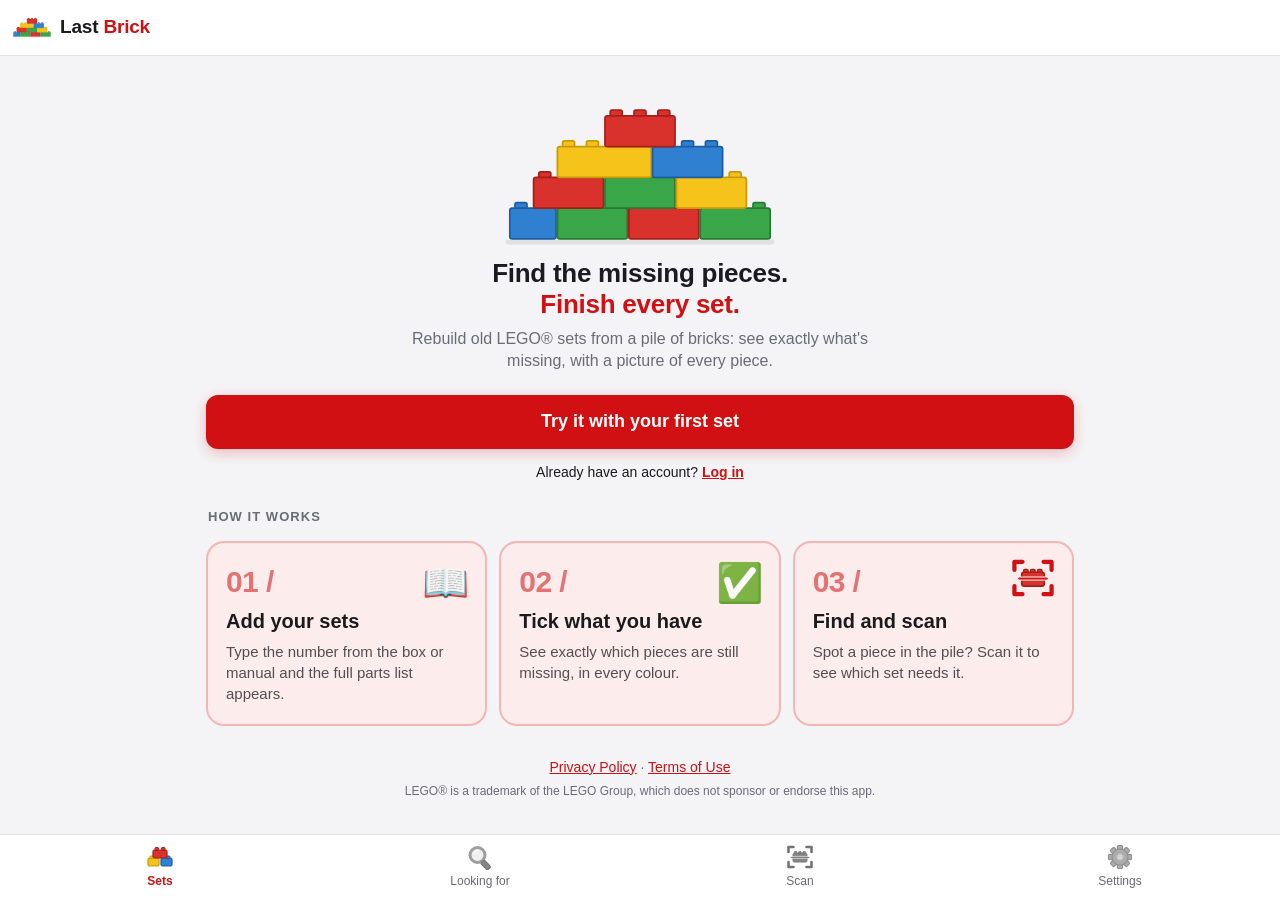
<file: index.html>
<!doctype html>
<html lang="en">
<head>
  <meta charset="utf-8">
  <meta name="viewport" content="width=device-width, initial-scale=1, viewport-fit=cover">
  <title>Last Brick</title>
  <meta name="description" content="Track missing pieces for your LEGO sets and find out which set a piece belongs to.">
  <meta name="theme-color" content="#d01012">
  <meta name="apple-mobile-web-app-capable" content="yes">
  <meta name="apple-mobile-web-app-status-bar-style" content="black-translucent">
  <meta name="apple-mobile-web-app-title" content="Last Brick">
  <link rel="manifest" href="manifest.webmanifest">
  <link rel="icon" href="icons/icon.svg" type="image/svg+xml">
  <link rel="apple-touch-icon" href="icons/icon-180.png">
  <link rel="stylesheet" href="styles.css">
</head>
<body>
  <header class="topbar">
    <button class="back hidden" id="backBtn" aria-label="Back">‹</button>
    <h1 id="title">Last Brick</h1>
    <span class="spacer"></span>
    <button class="topbtn hidden" id="delBtn" aria-label="Delete this set">🗑</button>
  </header>

  <main id="view"></main>

  <nav class="tabs" id="tabs">
    <button data-tab="sets"><span class="ico"><svg class="tab-bricks" viewBox="0 0 28 24" aria-hidden="true">
      <rect x="2" y="13" width="11" height="8" rx="1.5" fill="#f6c31b" stroke="#c99a06" stroke-width="1.2"/><rect x="15" y="13" width="11" height="8" rx="1.5" fill="#2f80d1" stroke="#1d5ea3" stroke-width="1.2"/>
      <rect x="4" y="11" width="3.5" height="2.5" rx=".8" fill="#f6c31b" stroke="#c99a06" stroke-width="1"/><rect x="20.5" y="11" width="3.5" height="2.5" rx=".8" fill="#2f80d1" stroke="#1d5ea3" stroke-width="1"/>
      <rect x="7" y="5" width="14" height="8" rx="1.5" fill="#d9312b" stroke="#a61f1b" stroke-width="1.2"/>
      <rect x="9" y="2.5" width="3.5" height="2.8" rx=".8" fill="#d9312b" stroke="#a61f1b" stroke-width="1"/><rect x="15.5" y="2.5" width="3.5" height="2.8" rx=".8" fill="#d9312b" stroke="#a61f1b" stroke-width="1"/>
    </svg></span>Sets</button>
    <button data-tab="missing"><span class="ico"><svg class="tab-svg" viewBox="0 0 28 26" aria-hidden="true">
      <circle cx="11.5" cy="11" r="7.5" fill="#dceeff" stroke="#2f80d1" stroke-width="3"/>
      <path d="M8 8.5a4.5 4.5 0 0 1 4-2" fill="none" stroke="#fff" stroke-width="1.6" stroke-linecap="round"/>
      <rect x="17.2" y="16" width="5" height="10" rx="2" transform="rotate(-45 19.7 21)" fill="#d9312b" stroke="#a61f1b" stroke-width="1.2"/>
    </svg></span>Looking for</button>
    <button data-tab="scan"><span class="ico"><!-- drawn by scanIcon() in app.js --></span>Scan</button>
    <button data-tab="settings"><span class="ico"><svg class="tab-svg" viewBox="0 0 28 26" aria-hidden="true">
      <g transform="translate(14 13)">
        <g fill="#3aa64a" stroke="#277a34" stroke-width="1.2">
          <rect x="-2.6" y="-11.5" width="5.2" height="5" rx="1.2"/><rect x="-2.6" y="6.5" width="5.2" height="5" rx="1.2"/>
          <rect x="-11.5" y="-2.6" width="5" height="5.2" rx="1.2"/><rect x="6.5" y="-2.6" width="5" height="5.2" rx="1.2"/>
          <rect x="-2.6" y="-11.5" width="5.2" height="5" rx="1.2" transform="rotate(45)"/><rect x="-2.6" y="6.5" width="5.2" height="5" rx="1.2" transform="rotate(45)"/>
          <rect x="-11.5" y="-2.6" width="5" height="5.2" rx="1.2" transform="rotate(45)"/><rect x="6.5" y="-2.6" width="5" height="5.2" rx="1.2" transform="rotate(45)"/>
          <circle r="8"/>
        </g>
        <circle r="3.4" fill="#f6c31b" stroke="#c99a06" stroke-width="1.2"/>
      </g>
    </svg></span>Settings</button>
  </nav>

  <div id="toast" class="toast hidden"></div>
  <div id="sheet" class="sheet hidden"></div>

  <!-- Hidden camera input used by the Scan screen -->
  <input type="file" id="cameraInput" accept="image/*" capture="environment" hidden>
  <!-- Separate camera input for the Add a minifigure page -->
  <input type="file" id="figCameraInput" accept="image/*" capture="environment" hidden>

  <script src="app.js"></script>
</body>
</html>
</file>
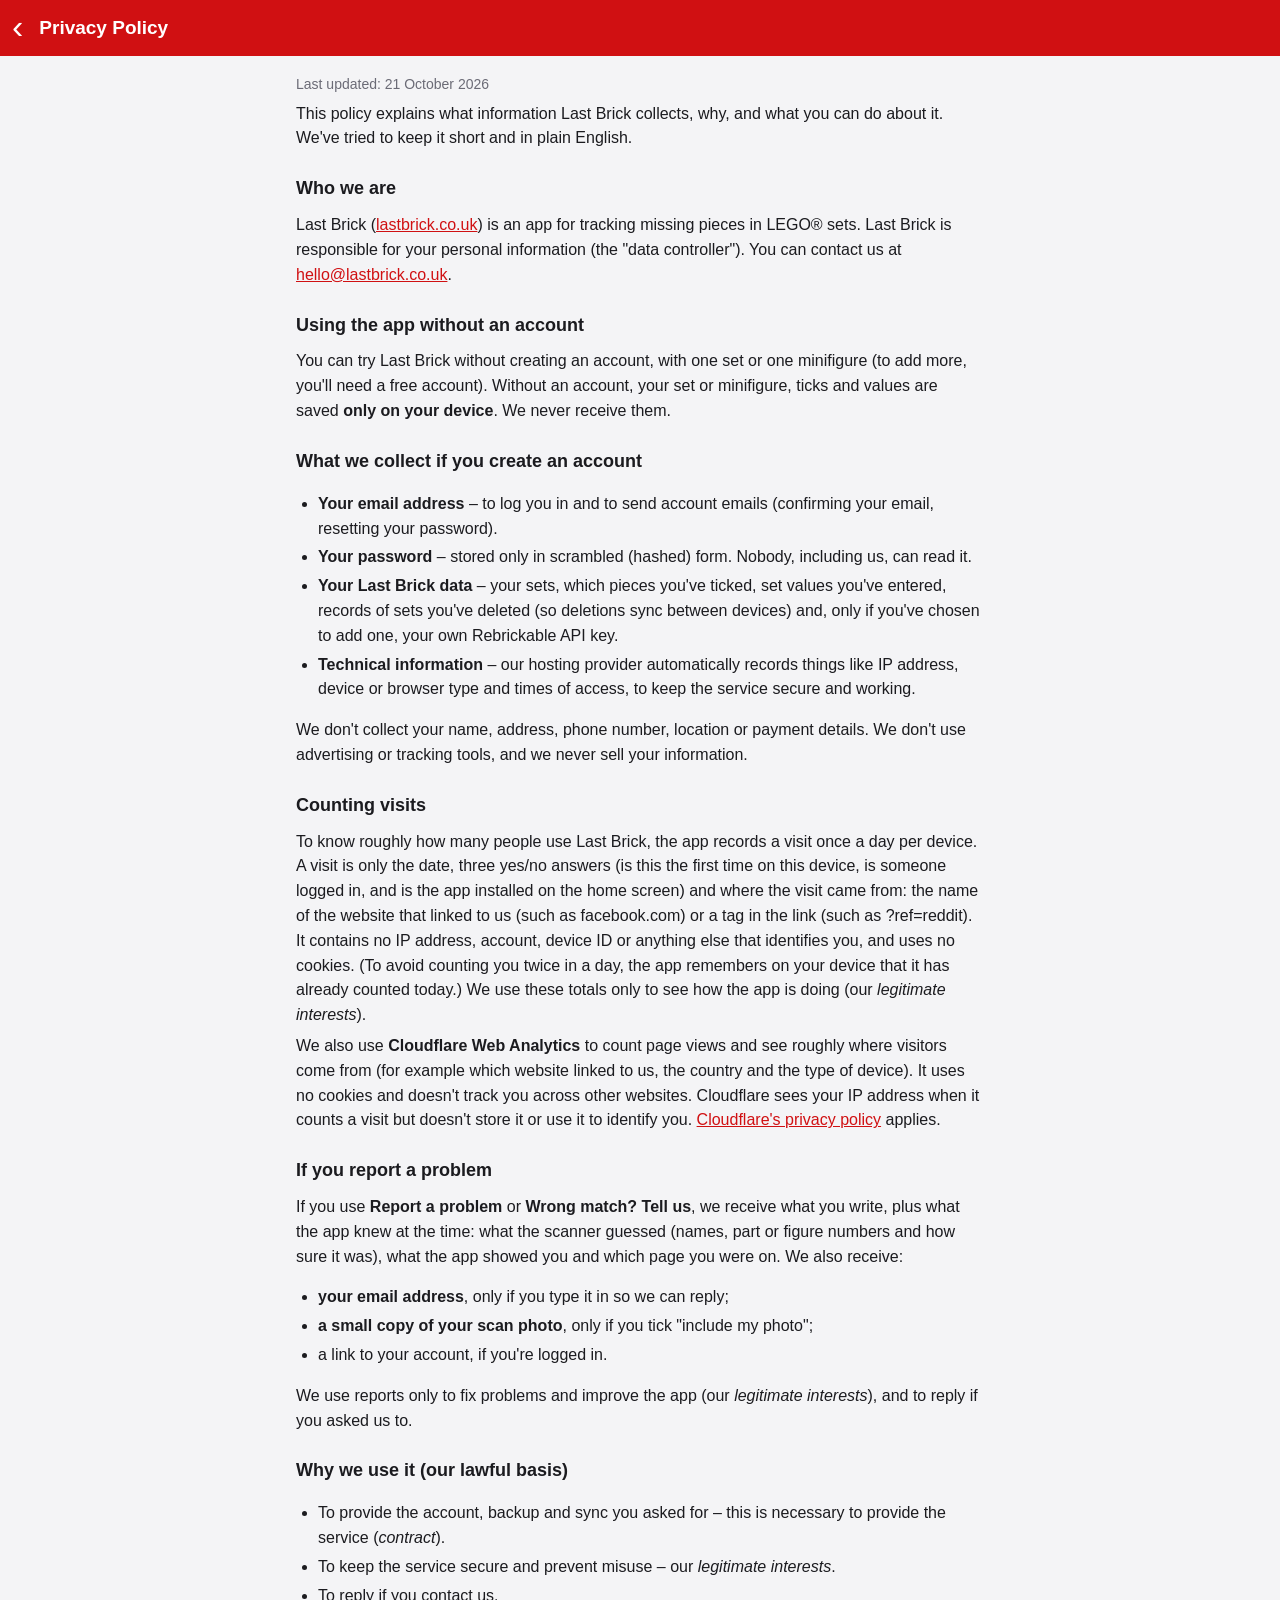
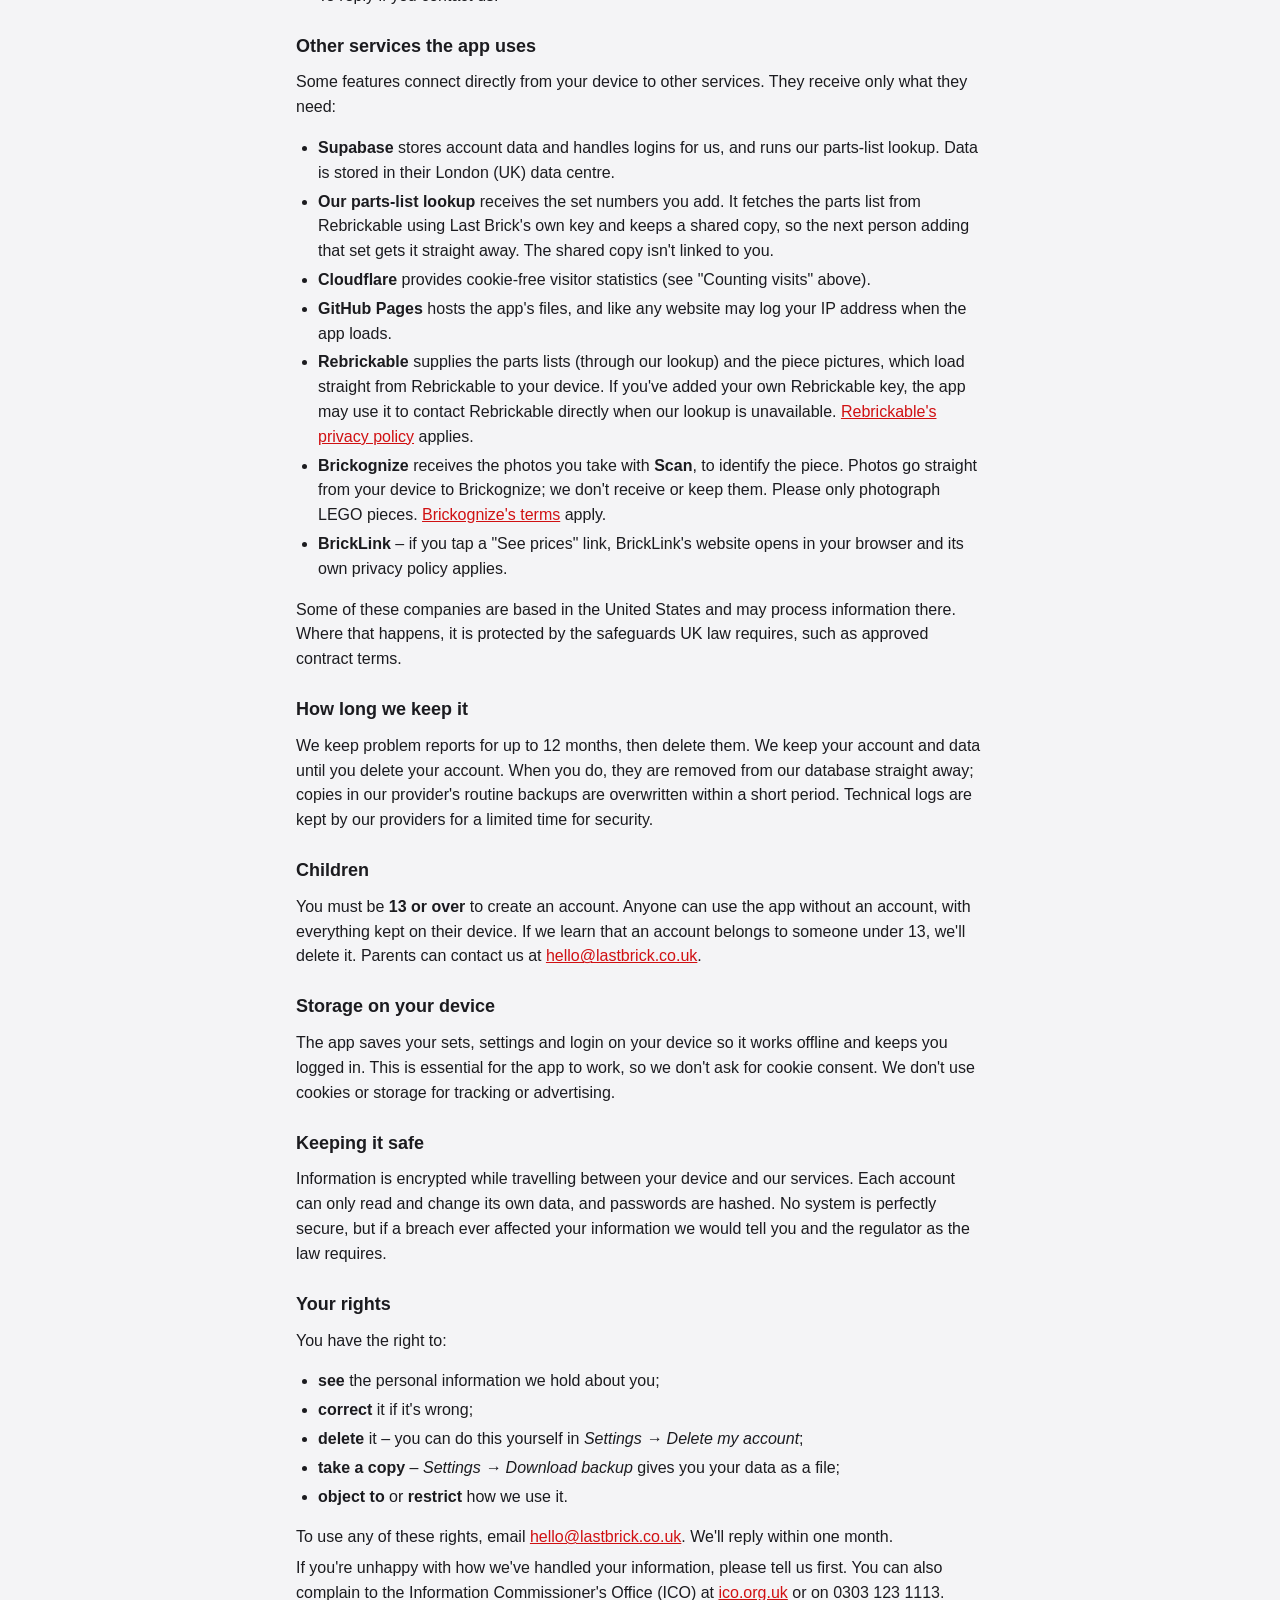
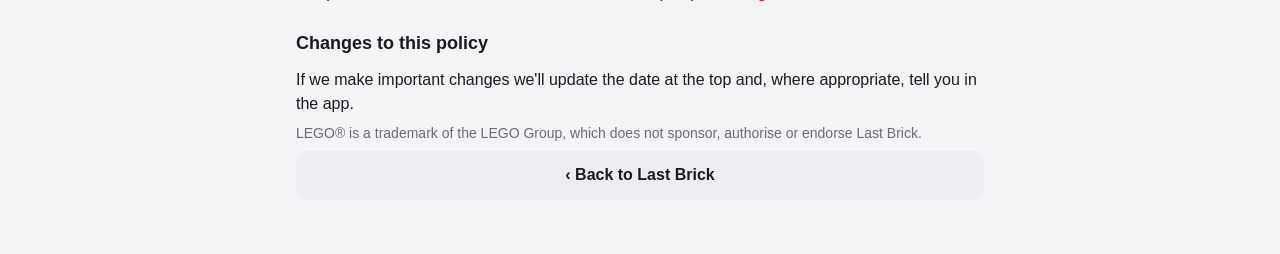
<file: privacy.html>
<!doctype html>
<html lang="en">
<head>
  <meta charset="utf-8">
  <meta name="viewport" content="width=device-width, initial-scale=1, viewport-fit=cover">
  <title>Privacy Policy – Last Brick</title>
  <meta name="theme-color" content="#d01012">
  <link rel="icon" href="icons/icon.svg" type="image/svg+xml">
  <link rel="stylesheet" href="styles.css">
</head>
<body class="doc">
  <header class="topbar">
    <a class="back" href="./#settings" aria-label="Back to Last Brick">‹</a>
    <h1>Privacy Policy</h1>
  </header>

  <main class="doc-body">
    <p class="muted small">Last updated: 21 October 2026</p>

    <p>This policy explains what information Last Brick collects, why, and what you can do about it. We've tried to keep it short and in plain English.</p>

    <h2>Who we are</h2>
    <p>Last Brick (<a href="https://lastbrick.co.uk">lastbrick.co.uk</a>) is an app for tracking missing pieces in LEGO® sets. Last Brick is responsible for your personal information (the "data controller"). You can contact us at <a href="mailto:hello@lastbrick.co.uk">hello@lastbrick.co.uk</a>.</p>

    <h2>Using the app without an account</h2>
    <p>You can try Last Brick without creating an account, with one set or one minifigure (to add more, you'll need a free account). Without an account, your set or minifigure, ticks and values are saved <b>only on your device</b>. We never receive them.</p>

    <h2>What we collect if you create an account</h2>
    <ul>
      <li><b>Your email address</b> – to log you in and to send account emails (confirming your email, resetting your password).</li>
      <li><b>Your password</b> – stored only in scrambled (hashed) form. Nobody, including us, can read it.</li>
      <li><b>Your Last Brick data</b> – your sets, which pieces you've ticked, set values you've entered, records of sets you've deleted (so deletions sync between devices) and, only if you've chosen to add one, your own Rebrickable API key.</li>
      <li><b>Technical information</b> – our hosting provider automatically records things like IP address, device or browser type and times of access, to keep the service secure and working.</li>
    </ul>
    <p>We don't collect your name, address, phone number, location or payment details. We don't use advertising or tracking tools, and we never sell your information.</p>

    <h2>Counting visits</h2>
    <p>To know roughly how many people use Last Brick, the app records a visit once a day per device. A visit is only the date, three yes/no answers (is this the first time on this device, is someone logged in, and is the app installed on the home screen) and where the visit came from: the name of the website that linked to us (such as facebook.com) or a tag in the link (such as ?ref=reddit). It contains no IP address, account, device ID or anything else that identifies you, and uses no cookies. (To avoid counting you twice in a day, the app remembers on your device that it has already counted today.) We use these totals only to see how the app is doing (our <i>legitimate interests</i>).</p>
    <p>We also use <b>Cloudflare Web Analytics</b> to count page views and see roughly where visitors come from (for example which website linked to us, the country and the type of device). It uses no cookies and doesn't track you across other websites. Cloudflare sees your IP address when it counts a visit but doesn't store it or use it to identify you. <a href="https://www.cloudflare.com/privacypolicy/" target="_blank" rel="noopener">Cloudflare's privacy policy</a> applies.</p>

    <h2>If you report a problem</h2>
    <p>If you use <b>Report a problem</b> or <b>Wrong match? Tell us</b>, we receive what you write, plus what the app knew at the time: what the scanner guessed (names, part or figure numbers and how sure it was), what the app showed you and which page you were on. We also receive:</p>
    <ul>
      <li><b>your email address</b>, only if you type it in so we can reply;</li>
      <li><b>a small copy of your scan photo</b>, only if you tick "include my photo";</li>
      <li>a link to your account, if you're logged in.</li>
    </ul>
    <p>We use reports only to fix problems and improve the app (our <i>legitimate interests</i>), and to reply if you asked us to.</p>

    <h2>Why we use it (our lawful basis)</h2>
    <ul>
      <li>To provide the account, backup and sync you asked for – this is necessary to provide the service (<i>contract</i>).</li>
      <li>To keep the service secure and prevent misuse – our <i>legitimate interests</i>.</li>
      <li>To reply if you contact us.</li>
    </ul>

    <h2>Other services the app uses</h2>
    <p>Some features connect directly from your device to other services. They receive only what they need:</p>
    <ul>
      <li><b>Supabase</b> stores account data and handles logins for us, and runs our parts-list lookup. Data is stored in their London (UK) data centre.</li>
      <li><b>Our parts-list lookup</b> receives the set numbers you add. It fetches the parts list from Rebrickable using Last Brick's own key and keeps a shared copy, so the next person adding that set gets it straight away. The shared copy isn't linked to you.</li>
      <li><b>Cloudflare</b> provides cookie-free visitor statistics (see "Counting visits" above).</li>
      <li><b>GitHub Pages</b> hosts the app's files, and like any website may log your IP address when the app loads.</li>
      <li><b>Rebrickable</b> supplies the parts lists (through our lookup) and the piece pictures, which load straight from Rebrickable to your device. If you've added your own Rebrickable key, the app may use it to contact Rebrickable directly when our lookup is unavailable. <a href="https://rebrickable.com/privacy/" target="_blank" rel="noopener">Rebrickable's privacy policy</a> applies.</li>
      <li><b>Brickognize</b> receives the photos you take with <b>Scan</b>, to identify the piece. Photos go straight from your device to Brickognize; we don't receive or keep them. Please only photograph LEGO pieces. <a href="https://brickognize.com" target="_blank" rel="noopener">Brickognize's terms</a> apply.</li>
      <li><b>BrickLink</b> – if you tap a "See prices" link, BrickLink's website opens in your browser and its own privacy policy applies.</li>
    </ul>
    <p>Some of these companies are based in the United States and may process information there. Where that happens, it is protected by the safeguards UK law requires, such as approved contract terms.</p>

    <h2>How long we keep it</h2>
    <p>We keep problem reports for up to 12 months, then delete them. We keep your account and data until you delete your account. When you do, they are removed from our database straight away; copies in our provider's routine backups are overwritten within a short period. Technical logs are kept by our providers for a limited time for security.</p>

    <h2>Children</h2>
    <p>You must be <b>13 or over</b> to create an account. Anyone can use the app without an account, with everything kept on their device. If we learn that an account belongs to someone under 13, we'll delete it. Parents can contact us at <a href="mailto:hello@lastbrick.co.uk">hello@lastbrick.co.uk</a>.</p>

    <h2>Storage on your device</h2>
    <p>The app saves your sets, settings and login on your device so it works offline and keeps you logged in. This is essential for the app to work, so we don't ask for cookie consent. We don't use cookies or storage for tracking or advertising.</p>

    <h2>Keeping it safe</h2>
    <p>Information is encrypted while travelling between your device and our services. Each account can only read and change its own data, and passwords are hashed. No system is perfectly secure, but if a breach ever affected your information we would tell you and the regulator as the law requires.</p>

    <h2>Your rights</h2>
    <p>You have the right to:</p>
    <ul>
      <li><b>see</b> the personal information we hold about you;</li>
      <li><b>correct</b> it if it's wrong;</li>
      <li><b>delete</b> it – you can do this yourself in <i>Settings → Delete my account</i>;</li>
      <li><b>take a copy</b> – <i>Settings → Download backup</i> gives you your data as a file;</li>
      <li><b>object to</b> or <b>restrict</b> how we use it.</li>
    </ul>
    <p>To use any of these rights, email <a href="mailto:hello@lastbrick.co.uk">hello@lastbrick.co.uk</a>. We'll reply within one month.</p>
    <p>If you're unhappy with how we've handled your information, please tell us first. You can also complain to the Information Commissioner's Office (ICO) at <a href="https://ico.org.uk/make-a-complaint/" target="_blank" rel="noopener">ico.org.uk</a> or on 0303 123 1113.</p>

    <h2>Changes to this policy</h2>
    <p>If we make important changes we'll update the date at the top and, where appropriate, tell you in the app.</p>

    <p class="muted small">LEGO® is a trademark of the LEGO Group, which does not sponsor, authorise or endorse Last Brick.</p>
    <p><a class="btn block" href="./#settings">‹ Back to Last Brick</a></p>
  </main>
</body>
</html>
</file>
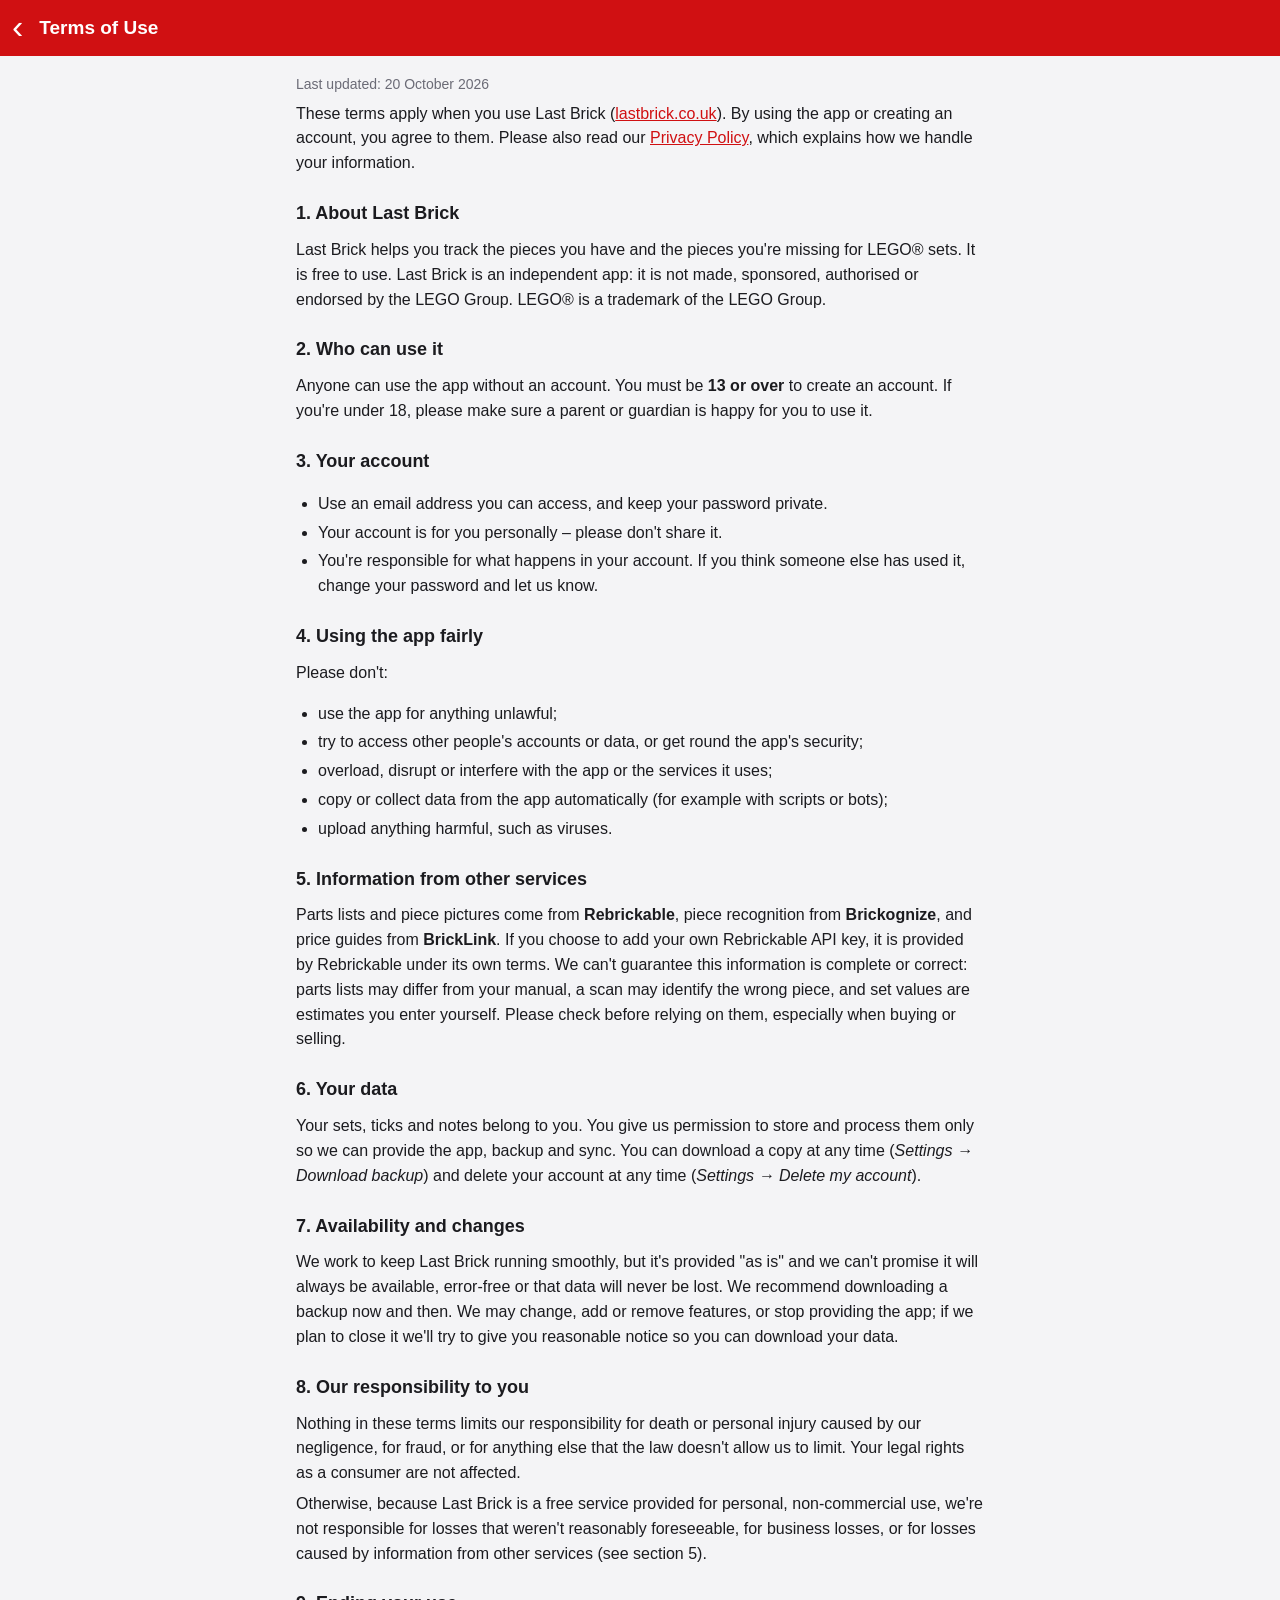
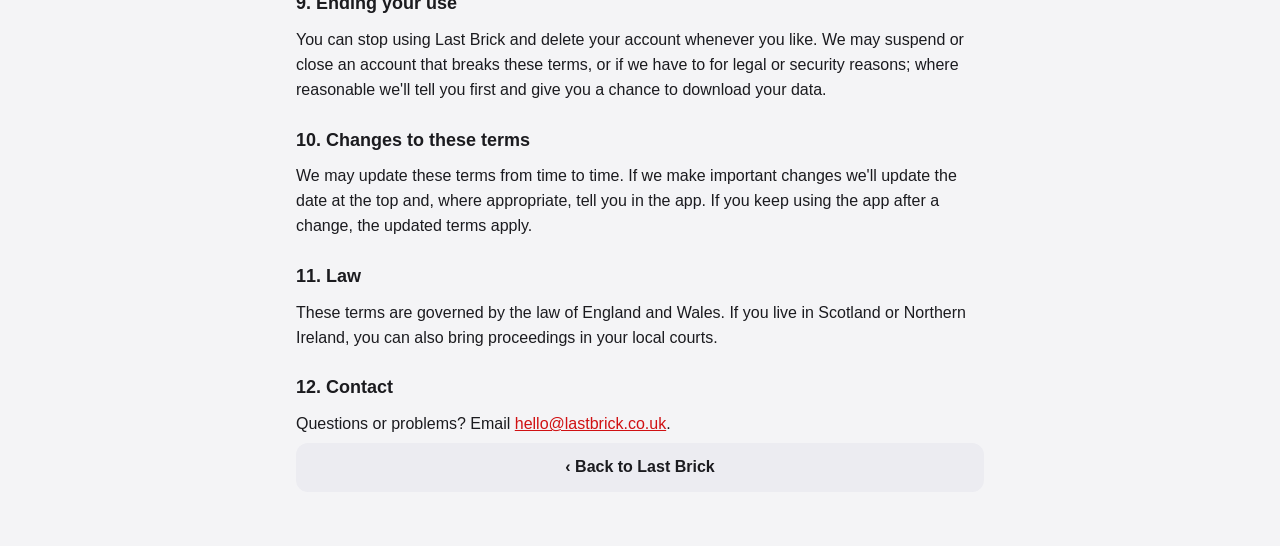
<file: terms.html>
<!doctype html>
<html lang="en">
<head>
  <meta charset="utf-8">
  <meta name="viewport" content="width=device-width, initial-scale=1, viewport-fit=cover">
  <title>Terms of Use – Last Brick</title>
  <meta name="theme-color" content="#d01012">
  <link rel="icon" href="icons/icon.svg" type="image/svg+xml">
  <link rel="stylesheet" href="styles.css">
</head>
<body class="doc">
  <header class="topbar">
    <a class="back" href="./#settings" aria-label="Back to Last Brick">‹</a>
    <h1>Terms of Use</h1>
  </header>

  <main class="doc-body">
    <p class="muted small">Last updated: 20 October 2026</p>

    <p>These terms apply when you use Last Brick (<a href="https://lastbrick.co.uk">lastbrick.co.uk</a>). By using the app or creating an account, you agree to them. Please also read our <a href="privacy.html">Privacy Policy</a>, which explains how we handle your information.</p>

    <h2>1. About Last Brick</h2>
    <p>Last Brick helps you track the pieces you have and the pieces you're missing for LEGO® sets. It is free to use. Last Brick is an independent app: it is not made, sponsored, authorised or endorsed by the LEGO Group. LEGO® is a trademark of the LEGO Group.</p>

    <h2>2. Who can use it</h2>
    <p>Anyone can use the app without an account. You must be <b>13 or over</b> to create an account. If you're under 18, please make sure a parent or guardian is happy for you to use it.</p>

    <h2>3. Your account</h2>
    <ul>
      <li>Use an email address you can access, and keep your password private.</li>
      <li>Your account is for you personally – please don't share it.</li>
      <li>You're responsible for what happens in your account. If you think someone else has used it, change your password and let us know.</li>
    </ul>

    <h2>4. Using the app fairly</h2>
    <p>Please don't:</p>
    <ul>
      <li>use the app for anything unlawful;</li>
      <li>try to access other people's accounts or data, or get round the app's security;</li>
      <li>overload, disrupt or interfere with the app or the services it uses;</li>
      <li>copy or collect data from the app automatically (for example with scripts or bots);</li>
      <li>upload anything harmful, such as viruses.</li>
    </ul>

    <h2>5. Information from other services</h2>
    <p>Parts lists and piece pictures come from <b>Rebrickable</b>, piece recognition from <b>Brickognize</b>, and price guides from <b>BrickLink</b>. If you choose to add your own Rebrickable API key, it is provided by Rebrickable under its own terms. We can't guarantee this information is complete or correct: parts lists may differ from your manual, a scan may identify the wrong piece, and set values are estimates you enter yourself. Please check before relying on them, especially when buying or selling.</p>

    <h2>6. Your data</h2>
    <p>Your sets, ticks and notes belong to you. You give us permission to store and process them only so we can provide the app, backup and sync. You can download a copy at any time (<i>Settings → Download backup</i>) and delete your account at any time (<i>Settings → Delete my account</i>).</p>

    <h2>7. Availability and changes</h2>
    <p>We work to keep Last Brick running smoothly, but it's provided "as is" and we can't promise it will always be available, error-free or that data will never be lost. We recommend downloading a backup now and then. We may change, add or remove features, or stop providing the app; if we plan to close it we'll try to give you reasonable notice so you can download your data.</p>

    <h2>8. Our responsibility to you</h2>
    <p>Nothing in these terms limits our responsibility for death or personal injury caused by our negligence, for fraud, or for anything else that the law doesn't allow us to limit. Your legal rights as a consumer are not affected.</p>
    <p>Otherwise, because Last Brick is a free service provided for personal, non-commercial use, we're not responsible for losses that weren't reasonably foreseeable, for business losses, or for losses caused by information from other services (see section 5).</p>

    <h2>9. Ending your use</h2>
    <p>You can stop using Last Brick and delete your account whenever you like. We may suspend or close an account that breaks these terms, or if we have to for legal or security reasons; where reasonable we'll tell you first and give you a chance to download your data.</p>

    <h2>10. Changes to these terms</h2>
    <p>We may update these terms from time to time. If we make important changes we'll update the date at the top and, where appropriate, tell you in the app. If you keep using the app after a change, the updated terms apply.</p>

    <h2>11. Law</h2>
    <p>These terms are governed by the law of England and Wales. If you live in Scotland or Northern Ireland, you can also bring proceedings in your local courts.</p>

    <h2>12. Contact</h2>
    <p>Questions or problems? Email <a href="mailto:hello@lastbrick.co.uk">hello@lastbrick.co.uk</a>.</p>

    <p><a class="btn block" href="./#settings">‹ Back to Last Brick</a></p>
  </main>
</body>
</html>
</file>
<file: styles.css>
:root {
  --bg: #f4f4f6;
  --card: #ffffff;
  --text: #1b1b1f;
  --muted: #6b6b76;
  --line: #e2e2e8;
  --brand: #d01012;
  --brand-ink: #ffffff;
  --ok: #1f8a3a;
  --ok-bg: #e5f5e9;
  --miss: #c2410c;
  --miss-bg: #fff1e6;
  --chip: #ececf1;
  --shadow: 0 1px 3px rgba(0, 0, 0, .08), 0 1px 2px rgba(0, 0, 0, .04);
}
@media (prefers-color-scheme: dark) {
  :root {
    --bg: #121215;
    --card: #1d1d22;
    --text: #f1f1f4;
    --muted: #a0a0ab;
    --line: #2e2e36;
    --ok: #4ade80;
    --ok-bg: #11301b;
    --miss: #fb923c;
    --miss-bg: #3a2010;
    --chip: #2a2a31;
    --shadow: none;
  }
}

* { box-sizing: border-box; }
html, body { margin: 0; padding: 0; }
body {
  background: var(--bg);
  color: var(--text);
  font: 16px/1.4 -apple-system, BlinkMacSystemFont, "Segoe UI", Roboto, sans-serif;
  padding-top: calc(56px + env(safe-area-inset-top));
  padding-bottom: calc(68px + env(safe-area-inset-bottom));
  -webkit-tap-highlight-color: transparent;
}
img { display: block; }
button { font: inherit; color: inherit; cursor: pointer; }
input, select { font: inherit; }
.hidden { display: none !important; }

/* Top bar */
.topbar {
  position: fixed; top: 0; left: 0; right: 0; z-index: 10;
  display: flex; align-items: center; gap: 8px;
  height: calc(56px + env(safe-area-inset-top));
  padding: env(safe-area-inset-top) 12px 0;
  background: var(--brand); color: var(--brand-ink);
}
.topbar h1 { font-size: 19px; margin: 0; white-space: nowrap; overflow: hidden; text-overflow: ellipsis; }
.topbar .spacer { flex: 1; }
.topbar .topbtn {
  background: rgba(255,255,255,.18); border: 0; color: inherit; font-size: 20px;
  width: 42px; height: 42px; border-radius: 10px; flex: none;
}
.icon-btn {
  background: var(--chip); border: 0; border-radius: 10px; width: 42px; height: 42px; flex: none;
  font-size: 18px; align-self: flex-start;
}
.topbar .back {
  background: none; border: 0; color: inherit; font-size: 34px; line-height: 1;
  padding: 0 8px 4px 0;
}

/* Bottom tabs */
.tabs {
  position: fixed; bottom: 0; left: 0; right: 0; z-index: 10;
  display: grid; grid-template-columns: repeat(4, 1fr);
  background: var(--card); border-top: 1px solid var(--line);
  padding-bottom: env(safe-area-inset-bottom);
}
.tabs button {
  background: none; border: 0; padding: 8px 0 10px; font-size: 12px; color: var(--muted);
  display: flex; flex-direction: column; align-items: center; gap: 2px;
}
.tabs button .ico { font-size: 22px; filter: grayscale(1); opacity: .7; }
.tabs button.active { color: var(--brand); font-weight: 600; }
.tabs button.active .ico { filter: none; opacity: 1; }

main { padding: 12px 16px 24px; max-width: 900px; margin: 0 auto; }

/* Generic bits */
.card {
  background: var(--card); border-radius: 14px; box-shadow: var(--shadow);
  padding: 14px; margin-bottom: 12px;
}
.btn {
  display: inline-flex; align-items: center; justify-content: center; gap: 6px;
  border: 0; border-radius: 12px; padding: 12px 16px; font-weight: 600;
  background: var(--chip); color: var(--text); min-height: 46px;
}
.btn.primary { background: var(--brand); color: var(--brand-ink); }
.btn.danger { background: #b91c1c; color: #fff; }
.btn.ok { background: var(--ok); color: #fff; }
.btn.block { width: 100%; }
.btn.small { min-height: 36px; padding: 6px 12px; font-size: 14px; border-radius: 10px; }
.btn:disabled { opacity: .5; }
.row { display: flex; gap: 8px; align-items: center; }
.row > .grow { flex: 1; min-width: 0; }
.muted { color: var(--muted); }
.small { font-size: 14px; }
.center { text-align: center; }
h2 { font-size: 18px; margin: 4px 0 10px; }
p { margin: 6px 0; }
a { color: var(--brand); }

.field {
  width: 100%; padding: 12px; border-radius: 12px; border: 1px solid var(--line);
  background: var(--card); color: var(--text); font-size: 17px;
}
label.lbl { display: block; font-weight: 600; margin: 10px 0 6px; }

.empty { text-align: center; padding: 40px 16px; color: var(--muted); }
.empty .big { font-size: 48px; margin-bottom: 8px; }

/* Set list */
.set-card { display: flex; gap: 12px; align-items: center; cursor: pointer; }
.set-card img {
  width: 84px; height: 64px; object-fit: contain; background: #fff; border-radius: 8px; flex: none;
}
.set-card > .grow { flex: 1; min-width: 0; }
.set-card .name { font-weight: 600; line-height: 1.25; }
.progress { height: 8px; border-radius: 4px; background: var(--chip); overflow: hidden; margin-top: 6px; }
.progress > div { height: 100%; background: var(--ok); }
.badge {
  display: inline-block; padding: 2px 8px; border-radius: 999px; font-size: 13px; font-weight: 600;
}
.badge.miss { background: var(--miss-bg); color: var(--miss); }
.badge.swap { background: #e0ecff; color: #1d4ed8; }
@media (prefers-color-scheme: dark) { .badge.swap { background: #172554; color: #93c5fd; } }
.badge.ok { background: var(--ok-bg); color: var(--ok); }

/* Filters */
.seg {
  display: flex; background: var(--chip); border-radius: 12px; padding: 3px; margin-bottom: 10px;
}
.seg button {
  flex: 1; border: 0; background: none; padding: 8px 4px; border-radius: 9px; font-size: 14px; font-weight: 600;
  color: var(--muted);
}
.seg button.active { background: var(--card); color: var(--text); box-shadow: var(--shadow); }

.chips { display: flex; gap: 6px; overflow-x: auto; padding-bottom: 6px; margin-bottom: 6px; scrollbar-width: none; }
.chips::-webkit-scrollbar { display: none; }
.chip {
  flex: none; display: inline-flex; align-items: center; gap: 6px;
  border: 1px solid var(--line); background: var(--card); border-radius: 999px; padding: 6px 10px; font-size: 13px;
}
.chip.active { border-color: var(--brand); box-shadow: inset 0 0 0 1px var(--brand); }
.swatch {
  display: inline-block; width: 14px; height: 14px; border-radius: 4px; border: 1px solid rgba(0,0,0,.25); flex: none;
}

/* Part grid */
.grid { display: grid; grid-template-columns: repeat(auto-fill, minmax(150px, 1fr)); gap: 10px; }
.part {
  background: var(--card); border-radius: 14px; box-shadow: var(--shadow); overflow: hidden;
  display: flex; flex-direction: column; border: 2px solid transparent;
}
.part.missing { border-color: var(--miss); }
.part.done { opacity: .7; }
.part .pic {
  position: relative; background: #fff; aspect-ratio: 1 / 1; display: flex; align-items: center; justify-content: center;
}
.part .pic img { width: 88%; height: 88%; object-fit: contain; }
.part .pic .noimg { color: #999; font-size: 13px; }
.part .tick {
  position: absolute; top: 6px; right: 6px; width: 30px; height: 30px; border-radius: 50%;
  background: var(--ok); color: #fff; display: flex; align-items: center; justify-content: center; font-weight: 700;
}
.part .need-tag {
  position: absolute; top: 6px; left: 6px; background: var(--miss); color: #fff; font-weight: 700;
  border-radius: 999px; padding: 2px 9px; font-size: 14px;
}
.part .info { padding: 8px 10px 4px; font-size: 13px; flex: 1; }
.part .info .pname { font-weight: 600; line-height: 1.2; display: -webkit-box; -webkit-line-clamp: 2; -webkit-box-orient: vertical; overflow: hidden; }
.part .info .meta { color: var(--muted); margin-top: 3px; display: flex; align-items: center; gap: 5px; flex-wrap: wrap; }
.counter { display: flex; align-items: center; justify-content: space-between; padding: 6px 8px 8px; gap: 4px; }
.counter button {
  width: 42px; height: 40px; border-radius: 10px; border: 0; background: var(--chip); font-size: 22px; font-weight: 700;
}
.counter .count { font-weight: 700; font-size: 16px; text-align: center; flex: 1; }
.counter .count .of { color: var(--muted); font-weight: 500; }

.grid.compact { grid-template-columns: repeat(auto-fill, minmax(96px, 1fr)); gap: 8px; }
.grid.compact .part { cursor: pointer; }
.grid.compact .info { padding: 4px 6px 6px; font-size: 11px; }
.grid.compact .need-tag { font-size: 12px; padding: 1px 7px; top: 4px; left: 4px; }

/* Looking-for list */
.need-item { display: flex; gap: 12px; padding: 12px; }
.need-item .pic {
  width: 104px; height: 104px; flex: none; background: #fff; border-radius: 10px;
  display: flex; align-items: center; justify-content: center;
}
.need-item .pic img { width: 92%; height: 92%; object-fit: contain; }
.need-item .body { flex: 1; min-width: 0; }
.need-item .pname { font-weight: 600; line-height: 1.25; }
.need-item .meta { color: var(--muted); font-size: 14px; display: flex; align-items: center; gap: 6px; flex-wrap: wrap; margin: 3px 0 6px; }
.for-set {
  display: flex; align-items: center; justify-content: space-between; gap: 8px;
  border-top: 1px solid var(--line); padding-top: 6px; margin-top: 6px; font-size: 14px;
}
.for-set .sname { min-width: 0; overflow: hidden; text-overflow: ellipsis; white-space: nowrap; }

/* Scan */
.spinner {
  width: 40px; height: 40px; border-radius: 50%; border: 4px solid var(--chip); border-top-color: var(--brand);
  animation: spin 0.9s linear infinite; margin: 20px auto;
}
@keyframes spin { to { transform: rotate(360deg); } }

.thumb {
  width: 56px; height: 56px; background: #fff; border-radius: 8px; flex: none;
  display: flex; align-items: center; justify-content: center; overflow: hidden;
}
.thumb img { width: 90%; height: 90%; object-fit: contain; }
.thumb .noimg { font-size: 10px; }

/* Toast */
.toast {
  position: fixed; left: 16px; right: 16px; bottom: calc(80px + env(safe-area-inset-bottom)); z-index: 30;
  background: #222; color: #fff; padding: 12px 14px; border-radius: 12px; display: flex; align-items: center; gap: 12px;
  max-width: 560px; margin: 0 auto; box-shadow: 0 6px 20px rgba(0,0,0,.25);
}
.toast .grow { flex: 1; }
.toast button { background: none; border: 0; color: #ffb4b4; font-weight: 700; padding: 4px 6px; }

/* Bottom sheet */
.sheet {
  position: fixed; inset: 0; z-index: 40; background: rgba(0,0,0,.45);
  display: flex; align-items: flex-end; justify-content: center;
}
.sheet .panel {
  background: var(--bg); width: 100%; max-width: 640px; max-height: 88vh; overflow: auto;
  border-radius: 18px 18px 0 0; padding: 16px 16px calc(16px + env(safe-area-inset-bottom));
}
.sheet .big-pic { background: #fff; border-radius: 12px; display: flex; justify-content: center; padding: 10px; }
.sheet .big-pic img { width: 70%; max-width: 280px; aspect-ratio: 1/1; object-fit: contain; }

/* Values & swaps */
.value { color: var(--text); }
.value-btn { margin-top: 8px; }
.swap-box { border: 2px solid #1d4ed8; }
.swap-box h2 { font-size: 16px; }
a.btn { text-decoration: none; }

/* Sign-up agreement */
.agree { display: flex; gap: 10px; align-items: flex-start; margin-top: 12px; padding: 8px; border-radius: 10px; }
.agree input { width: 22px; height: 22px; flex: none; margin: 1px 0 0; accent-color: var(--brand); }
.agree.need { background: var(--miss-bg); }

/* Privacy policy & terms pages */
body.doc { padding-bottom: calc(24px + env(safe-area-inset-bottom)); }
.topbar a.back { color: inherit; text-decoration: none; }
.doc-body { max-width: 720px; line-height: 1.55; }
.doc-body h2 { margin-top: 24px; }
.doc-body ul { padding-left: 22px; }
.doc-body li { margin: 4px 0; }

/* Collapsible settings section */
details.advanced summary { cursor: pointer; font-weight: 600; padding: 4px 0; }
details.advanced[open] summary { margin-bottom: 8px; }

/* Welcome page */
.hero { text-align: center; padding: 34px 4px 4px; }
.hero-art { width: min(280px, 76%); height: auto; display: block; margin: 4px auto 6px; color: var(--muted); overflow: visible; }
.hero-title { font-size: 26px; line-height: 1.2; margin: 6px 0 8px; letter-spacing: -0.01em; }
.hero-sub { color: var(--muted); max-width: 30em; margin: 0 auto 18px; }
.hero-cta { font-size: 18px; min-height: 54px; box-shadow: 0 4px 14px rgba(208, 16, 18, .25); }
.hero-login { margin: 14px 0 6px; }
.hero-login a { font-weight: 600; }
.steps-title { font-size: 13px; text-transform: uppercase; letter-spacing: .08em; color: var(--muted); margin: 26px 2px 10px; }

/* How it works: swipeable cards on phones, side by side on wider screens */
.steps {
  list-style: none; margin: 0 -16px; padding: 4px 16px 10px; display: flex; gap: 12px;
  overflow-x: auto; scroll-snap-type: x mandatory; scroll-padding: 0 16px; scrollbar-width: none;
}
.steps::-webkit-scrollbar { display: none; }
.steps li {
  flex: 0 0 82%; scroll-snap-align: start; position: relative;
  background: var(--card); border-radius: 18px; box-shadow: var(--shadow); padding: 18px 18px 20px;
}
.step-n { display: block; font-size: 30px; font-weight: 800; color: var(--brand); opacity: .4; letter-spacing: -0.02em; margin-bottom: 4px; }
.steps b { display: block; font-size: 20px; margin-bottom: 6px; }
.step-text { color: var(--muted); font-size: 15px; display: block; padding-right: 8px; }
.step-ico { position: absolute; top: 14px; right: 16px; font-size: 38px; }
.step-dots { display: flex; justify-content: center; gap: 6px; margin-top: 4px; }
.step-dots span { width: 7px; height: 7px; border-radius: 50%; background: var(--line); transition: width .2s, background .2s; }
.step-dots span.on { width: 20px; border-radius: 4px; background: var(--brand); }
@media (min-width: 700px) {
  .steps { overflow: visible; margin: 0; padding: 4px 0 10px; }
  .steps li { flex: 1 1 0; }
  .step-dots { display: none; }
}

.hero-title .accent { color: var(--brand); }

/* Welcome page header: white, with logo and two-colour name */
/* The red strip stays behind the iPhone status bar (its text is white when installed). */
body.welcome .topbar {
  background: linear-gradient(to bottom, var(--brand) env(safe-area-inset-top), var(--card) env(safe-area-inset-top));
  color: var(--text); border-bottom: 1px solid var(--line);
}
.topbar h1 { display: flex; align-items: center; gap: 8px; }
.logo-mark { width: 40px; height: 22px; flex: none; }
.wordmark { font-weight: 800; letter-spacing: -0.01em; }
.wordmark .brick { color: var(--brand); }

.welcome-foot { text-align: center; margin-top: 22px; }
.welcome-foot p { font-size: 12px; margin-top: 6px; }

/* Hero animation: the red brick drops onto the stack, then impact marks flick out */
.lb-drop { animation: lb-drop .85s cubic-bezier(.45, 0, .7, 1) .4s both; }
.lb-speed { animation: lb-fade .25s linear 1.15s both; }
.lb-impact { opacity: 0; animation: lb-impact .6s ease-out 1.2s both; }
@keyframes lb-drop {
  0% { transform: translateY(-190px); opacity: 0; }
  20% { opacity: 1; }
  82% { transform: translateY(0); }
  90% { transform: translateY(-6px); }
  100% { transform: translateY(0); opacity: 1; }
}
@keyframes lb-fade { to { opacity: 0; } }
@keyframes lb-impact { 0% { opacity: 0; } 30% { opacity: 1; } 100% { opacity: 0; } }
@media (prefers-reduced-motion: reduce) {
  .lb-drop, .lb-speed, .lb-impact { animation: none; }
  .lb-speed, .lb-impact { opacity: 0; }
}

/* Search box: ✕ to clear, Cancel while typing */
.search { display: flex; align-items: center; gap: 8px; margin-bottom: 12px; }
.search-field { position: relative; flex: 1; min-width: 0; }
.search-field .field { padding-right: 44px; -webkit-appearance: none; appearance: none; }
.search-field input::-webkit-search-cancel-button { -webkit-appearance: none; display: none; }
.search-clear {
  position: absolute; right: 6px; top: 50%; transform: translateY(-50%);
  width: 32px; height: 32px; border-radius: 50%; border: 0;
  background: var(--chip); color: var(--muted); font-size: 14px; font-weight: 700;
  display: none; align-items: center; justify-content: center;
}
.search.has-text .search-clear { display: flex; }
.search-cancel { display: none; border: 0; background: none; color: var(--brand); font-weight: 600; padding: 8px 2px; flex: none; }
.search:focus-within .search-cancel { display: block; }

/* My sets: toolbar, grid and compact views */
.sets-toolbar { display: flex; align-items: center; gap: 10px; margin-bottom: 10px; }
.sort-select { flex: 1; min-width: 0; display: flex; align-items: center; gap: 8px; background: var(--card); border: 1px solid var(--line); border-radius: 12px; padding: 0 10px; }
.sort-select select { flex: 1; min-width: 0; border: 0; background: transparent; color: var(--text); font-weight: 600; font-size: 15px; padding: 11px 0; }
.view-toggle { display: flex; background: var(--chip); border-radius: 12px; padding: 3px; flex: none; }
.view-toggle button { border: 0; background: none; width: 40px; height: 38px; border-radius: 9px; font-size: 18px; color: var(--muted); }
.view-toggle button.active { background: var(--card); color: var(--text); box-shadow: var(--shadow); }

.set-grid { display: grid; grid-template-columns: repeat(auto-fill, minmax(150px, 1fr)); gap: 12px; }
.set-tile { background: var(--card); border-radius: 14px; box-shadow: var(--shadow); overflow: hidden; cursor: pointer; display: flex; flex-direction: column; }
.tile-pic { position: relative; background: #fff; aspect-ratio: 4 / 3; display: flex; align-items: center; justify-content: center; }
.tile-pic img { width: 90%; height: 90%; object-fit: contain; }
.no-pic { font-size: 36px; opacity: .5; }
.tile-tag { position: absolute; left: 6px; bottom: 6px; border-radius: 999px; padding: 2px 9px; font-size: 12px; font-weight: 700; color: #fff; }
.tile-tag.miss { background: var(--miss); }
.tile-tag.ok { background: var(--ok); }
.tile-body { padding: 8px 10px 10px; }
.tile-name { font-weight: 600; line-height: 1.25; display: -webkit-box; -webkit-line-clamp: 2; -webkit-box-orient: vertical; overflow: hidden; }
.tile-body .progress { margin-top: 6px; height: 6px; }
.tile-meta { display: flex; align-items: center; justify-content: space-between; gap: 6px; margin-top: 6px; font-size: 13px; }

.compact-list { padding: 4px 12px; }
.compact-row { display: flex; align-items: center; gap: 10px; padding: 8px 0; border-bottom: 1px solid var(--line); cursor: pointer; }
.compact-row:last-child { border-bottom: 0; }
.compact-pic { width: 44px; height: 34px; object-fit: contain; background: #fff; border-radius: 6px; flex: none; display: flex; align-items: center; justify-content: center; font-size: 18px; }
.compact-name { font-weight: 600; white-space: nowrap; overflow: hidden; text-overflow: ellipsis; }
.compact-row .badge { white-space: nowrap; flex: none; }
.compact-row > .grow { flex: 1; min-width: 0; }

/* Sets tab: small colourful brick stack (greyed out like the other icons when not selected) */
.tab-bricks { width: 28px; height: 24px; display: block; }
.tabs button .ico { height: 28px; display: flex; align-items: center; justify-content: center; }

/* Set page: list and checklist views, group headings */
.part-group { display: flex; align-items: center; gap: 8px; font-size: 15px; margin: 16px 2px 8px; }
.part-list { padding: 2px 12px; }
.prow, .crow { display: flex; align-items: center; gap: 12px; padding: 10px 0; border-bottom: 1px solid var(--line); }
.prow:last-child, .crow:last-child { border-bottom: 0; }
.prow .pname { font-weight: 600; line-height: 1.25; font-size: 15px; }
.prow .meta, .crow .meta { color: var(--muted); font-size: 13px; display: flex; align-items: center; gap: 5px; flex-wrap: wrap; margin: 2px 0 4px; }
.prow-pic { position: relative; width: 72px; height: 72px; flex: none; background: #fff; border-radius: 10px; display: flex; align-items: center; justify-content: center; cursor: pointer; border: 2px solid transparent; }
.prow.missing .prow-pic { border-color: var(--miss); }
.prow-pic img { width: 88%; height: 88%; object-fit: contain; }
.counter.vertical { flex-direction: column; padding: 0; gap: 2px; flex: none; }
.counter.vertical button { width: 40px; height: 34px; font-size: 20px; }
.counter.vertical .count { font-size: 14px; }
.crow { gap: 10px; padding: 8px 0; }
.crow-pic { width: 44px; height: 44px; flex: none; background: #fff; border-radius: 8px; display: flex; align-items: center; justify-content: center; }
.crow-pic img { width: 88%; height: 88%; object-fit: contain; }
.crow-name { font-weight: 600; font-size: 14px; white-space: nowrap; overflow: hidden; text-overflow: ellipsis; }
.check-btn {
  flex: none; min-width: 44px; height: 44px; padding: 0 8px; border-radius: 12px;
  border: 2px solid var(--line); background: var(--card); font-weight: 700; font-size: 15px; color: var(--text);
}
.check-btn.on { background: var(--ok); border-color: var(--ok); color: #fff; }
.check-btn.single { width: 44px; font-size: 20px; }
.prow > .grow, .crow > .grow { flex: 1; min-width: 0; }

/* List & checklist: each row is a card like the grid tiles — red outline while
   still needed, gently faded once found. */
.part-list { padding: 0; display: grid; gap: 8px; }
.prow, .crow {
  background: var(--card); border-radius: 14px; box-shadow: var(--shadow);
  border: 2px solid transparent; padding: 10px 12px;
}
.prow:last-child, .crow:last-child { border-bottom: 2px solid transparent; }
.prow.missing, .crow.missing { border-color: var(--miss); }
.prow.done, .crow.done { opacity: .7; }
.prow.missing .prow-pic { border-color: transparent; }

/* Scan page (styled like the welcome page) */
.scan-art { width: min(240px, 66%); height: auto; display: block; margin: 0 auto 4px; overflow: hidden; }
.scan-line { animation: scan-sweep 2.4s ease-in-out .3s infinite alternate; }
@keyframes scan-sweep { from { transform: translateY(24px); } to { transform: translateY(108px); } }
.scan-start { padding-top: 14px; }
.tips { display: grid; grid-template-columns: 1fr 1fr; gap: 10px; }
.tip { background: var(--card); border-radius: 16px; box-shadow: var(--shadow); padding: 14px; display: flex; flex-direction: column; gap: 2px; }
.tip-ico { font-size: 26px; margin-bottom: 4px; }
.tip b { font-size: 15px; }
.tip span:last-child { color: var(--muted); font-size: 13px; line-height: 1.35; }

.scan-shot { position: relative; border-radius: 18px; overflow: hidden; background: #000; margin-bottom: 14px; box-shadow: var(--shadow); }
.scan-shot img { display: block; width: 100%; max-height: 300px; object-fit: contain; }
.vf { position: absolute; width: 28px; height: 28px; border: 4px solid #fff; opacity: .9; }
.vf.tl { top: 12px; left: 12px; border-right: 0; border-bottom: 0; border-radius: 8px 0 0 0; }
.vf.tr { top: 12px; right: 12px; border-left: 0; border-bottom: 0; border-radius: 0 8px 0 0; }
.vf.br { bottom: 12px; right: 12px; border-left: 0; border-top: 0; border-radius: 0 0 8px 0; }
.vf.bl { bottom: 12px; left: 12px; border-right: 0; border-top: 0; border-radius: 0 0 0 8px; }
.shot-line { position: absolute; left: 8%; right: 8%; height: 3px; border-radius: 2px; background: var(--brand); box-shadow: 0 0 18px 6px rgba(208, 16, 18, .45); animation: shot-sweep 1.6s ease-in-out infinite alternate; }
@keyframes shot-sweep { from { top: 10%; } to { top: 88%; } }
.scan-status { color: var(--muted); font-weight: 600; }

.verdict-card { display: flex; gap: 12px; align-items: flex-start; border-radius: 16px; padding: 14px 16px; margin-bottom: 12px; background: var(--card); box-shadow: var(--shadow); border: 2px solid var(--line); }
.verdict-card.yes { border-color: var(--ok); background: var(--ok-bg); }
.verdict-ico { font-size: 26px; line-height: 1; }
.verdict-card b { display: block; font-size: 17px; margin-bottom: 2px; }
.verdict-card.yes b { color: var(--ok); }
.verdict-card span:not(.verdict-ico) { color: var(--muted); font-size: 14px; }

.match-card { background: var(--card); border-radius: 18px; box-shadow: var(--shadow); padding: 14px; margin-bottom: 12px; border: 2px solid transparent; }
.match-card.hit { border-color: var(--ok); }
.match-head { display: flex; gap: 12px; align-items: center; }
.match-pic { width: 76px; height: 76px; flex: none; background: #fff; border-radius: 12px; display: flex; align-items: center; justify-content: center; }
.match-pic img { width: 90%; height: 90%; object-fit: contain; }
.match-chip { display: inline-block; font-size: 12px; font-weight: 700; color: var(--brand); background: var(--miss-bg); border-radius: 999px; padding: 2px 9px; margin-bottom: 4px; }
.match-name { font-weight: 700; line-height: 1.25; }
.match-sets-title { font-size: 12px; text-transform: uppercase; letter-spacing: .08em; color: var(--muted); margin: 14px 0 4px; }
.match-set { display: flex; align-items: center; gap: 10px; border-top: 1px solid var(--line); padding-top: 10px; margin-top: 10px; }
.scan-again { margin-top: 6px; }
@media (prefers-reduced-motion: reduce) { .scan-line, .shot-line { animation: none; } }

/* Looking for */
.lf-head { text-align: center; padding: 10px 4px 6px; }
.lf-title { font-size: 26px; line-height: 1.2; margin: 4px 0 14px; letter-spacing: -0.01em; }
.lf-title .accent { color: var(--brand); }
.filter-btn { flex: none; display: inline-flex; align-items: center; gap: 6px; height: 44px; padding: 0 12px; border-radius: 12px; border: 1px solid var(--line); background: var(--card); color: var(--text); font-weight: 600; font-size: 15px; }
.filter-btn svg { width: 18px; height: 18px; }
.filter-btn.on { border-color: var(--brand); color: var(--brand); box-shadow: inset 0 0 0 1px var(--brand); }
.active-filters { display: flex; flex-wrap: wrap; align-items: center; gap: 8px; margin: 2px 0 10px; }
.pill { display: inline-flex; align-items: center; gap: 6px; border: 1px solid var(--brand); color: var(--brand); background: var(--miss-bg); border-radius: 999px; padding: 5px 11px; font-size: 14px; font-weight: 600; }
.lf-row { align-items: flex-start; }
.lf-row .prow-pic { cursor: pointer; }
.lf-set { display: flex; align-items: center; justify-content: space-between; gap: 8px; border-top: 1px solid var(--line); padding-top: 8px; margin-top: 8px; font-size: 14px; }
.lf-set .sname { min-width: 0; overflow: hidden; text-overflow: ellipsis; white-space: nowrap; }
.crow[data-sheet], .part[data-sheet] { cursor: pointer; }

/* Filter panel */
.filter-sheet h2 { margin: 0; }
.link-btn { border: 0; background: none; color: var(--brand); font-weight: 600; padding: 6px 0; }
.filter-grid { display: grid; grid-template-columns: 1fr 1fr; gap: 8px; margin-bottom: 6px; }
.fchip { display: flex; align-items: center; gap: 8px; text-align: left; border: 1px solid var(--line); background: var(--card); color: var(--text); border-radius: 12px; padding: 10px 10px; font-size: 14px; min-height: 44px; }
.fchip span:not(.swatch) { flex: 1; min-width: 0; overflow: hidden; text-overflow: ellipsis; white-space: nowrap; }
.lf-toolbar .sort-select > span { display: none; }
.lf-toolbar .filter-btn { padding: 0 10px; }
.fchip em { font-style: normal; color: var(--muted); font-size: 13px; }
.fchip.on { border-color: var(--brand); box-shadow: inset 0 0 0 1px var(--brand); background: var(--miss-bg); }
.filter-sheet .btn.primary { margin-top: 14px; }

/* Empty screens */
.empty-brick { width: 110px; height: auto; display: block; margin: 0 auto 10px; }
.empty b { color: var(--text); font-size: 17px; }

/* Bottom menu icons drawn in the same style as the Sets brick */
.tab-svg { width: 28px; height: 26px; display: block; }
.fcount { background: var(--brand); color: #fff; border-radius: 999px; min-width: 20px; height: 20px; font-size: 12px; display: inline-flex; align-items: center; justify-content: center; padding: 0 5px; }
.lf-toolbar { gap: 8px; }
.lf-toolbar .view-toggle button { width: 36px; }
.lf-toolbar .sort-select select { font-size: 14px; }
@media (max-width: 400px) {
  .lf-toolbar { flex-wrap: wrap; }
  .lf-toolbar .sort-select { flex: 1 1 100%; }
  .lf-toolbar .sort-select > span { display: inline; }
  .lf-toolbar .filter-btn { flex: 1; justify-content: center; }
}

/* Enlarged piece panel */
.piece-sheet h2 { margin: 14px 0 4px; }
.piece-sheet .meta { display: flex; align-items: center; gap: 6px; }
.piece-sheet .big-pic { border: 3px solid transparent; }
.piece-sheet .big-pic.missing { border-color: var(--miss); }
.piece-sheet .big-pic img { width: 82%; max-width: 340px; }
.counter.big { justify-content: center; gap: 18px; padding: 6px 0 4px; }
.counter.big button { width: 60px; height: 54px; font-size: 28px; border-radius: 14px; }
.counter.big .count { flex: none; font-size: 22px; min-width: 110px; }
.crow .grow[data-act] { cursor: pointer; }

/* Compact view: small − count + */
.mini-counter { display: flex; align-items: center; gap: 4px; flex: none; }
.mini-counter button { width: 34px; height: 34px; border-radius: 10px; border: 0; background: var(--chip); font-size: 19px; font-weight: 700; color: var(--text); }
.mini-counter .count { min-width: 40px; text-align: center; font-weight: 700; font-size: 14px; }
.mini-counter .count.done { color: var(--ok); }
.mini-counter .count .of { color: var(--muted); font-weight: 500; }

/* ---------- Minifigures ---------- */
.collection-switch button { display: inline-flex; align-items: center; justify-content: center; gap: 6px; font-weight: 600; }
.collection-switch em { font-style: normal; font-size: 12px; background: var(--chip); color: var(--muted); border-radius: 999px; padding: 1px 7px; }
.collection-switch button.active em { background: var(--brand); color: #fff; }
.fig-ico { width: 18px; height: 18px; flex: none; }
.fig-hero { padding-top: 14px; }
.fig-art { width: 92px; height: auto; display: block; margin: 0 auto 4px; }
.fig-search { display: flex; gap: 8px; }
.fig-search .field { flex: 1; min-width: 0; }
.scan-opts { display: grid; grid-template-columns: 1fr 1fr; gap: 10px; margin: 12px 0 6px; }
.scan-opt {
  border: 2px solid var(--line); background: var(--card); color: var(--text); border-radius: 16px; padding: 14px 10px;
  display: flex; flex-direction: column; align-items: center; gap: 3px; box-shadow: var(--shadow); text-align: center; font: inherit;
}
.scan-opt:active { border-color: var(--brand); }
.scan-opt .opt-ico { font-size: 26px; line-height: 1; height: 30px; display: flex; align-items: center; }
.scan-opt .opt-ico .fig-ico { width: 30px; height: 30px; }
.scan-opt span:not(.opt-ico) { color: var(--muted); font-size: 13px; }
#figOut { scroll-margin-top: 70px; margin-top: 8px; }
.small-shot img { max-height: 200px; }
.match-card.guess { width: 100%; text-align: left; font: inherit; color: inherit; cursor: pointer; }
.match-card.guess:active { border-color: var(--brand); }
.chev { font-size: 28px; color: var(--muted); }
.picked-part { display: flex; gap: 12px; align-items: center; background: var(--card); border-radius: 14px; padding: 10px; box-shadow: var(--shadow); margin-top: 6px; }
.colour-pick { display: grid; grid-template-columns: repeat(auto-fill, minmax(100px, 1fr)); gap: 10px; }
.colour-opt { border: 2px solid var(--line); background: var(--card); color: var(--text); border-radius: 14px; padding: 8px; display: flex; flex-direction: column; align-items: center; gap: 6px; font: inherit; font-size: 13px; }
.colour-opt img { width: 70px; height: 70px; object-fit: contain; background: #fff; border-radius: 8px; }
.colour-opt span { display: flex; align-items: center; gap: 5px; text-align: center; }
.colour-opt:active { border-color: var(--brand); }
#figFilter { margin-bottom: 12px; }
.fig-grid .tile-pic { aspect-ratio: 1 / 1; }
.fig-sets .for-set .thumb { font-size: 22px; }
.fig-preview h2 { margin: 12px 0 2px; }
.fig-preview .big-pic img { width: 50%; max-width: 200px; }
.fig-parts { display: grid; grid-template-columns: 1fr 1fr; gap: 8px; }
.fig-part { display: flex; gap: 8px; align-items: center; background: var(--chip); border-radius: 12px; padding: 6px; border: 2px solid transparent; }
.fig-part.scanned { border-color: var(--ok); }
.fig-part .small b { display: -webkit-box; -webkit-line-clamp: 2; -webkit-box-orient: vertical; overflow: hidden; }
.fig-part .small.muted { display: flex; align-items: center; gap: 4px; }
.fig-part .badge { white-space: nowrap; font-size: 11px; margin-top: 2px; }
.fig-sets.done { border: 2px solid var(--ok); background: var(--ok-bg); }
.fig-sets.done h2 { color: var(--ok); }
.fig-sets [data-open-set] { cursor: pointer; }
.fig-sets .yours { color: var(--ok); font-weight: 600; }
.set-figs h2 { display: flex; align-items: center; gap: 6px; flex-wrap: wrap; }
.set-figs h2 .muted { font-weight: 500; margin-left: auto; }
.set-fig-grid { display: grid; grid-template-columns: repeat(auto-fill, minmax(96px, 1fr)); gap: 8px; }
.set-fig {
  border: 2px solid var(--line); background: var(--card); color: var(--text); border-radius: 12px; padding: 6px;
  display: flex; flex-direction: column; align-items: center; gap: 4px; font: inherit; text-align: center;
}
.set-fig.done { border-color: var(--ok); }
.sf-pic { position: relative; width: 100%; aspect-ratio: 1 / 1; background: #fff; border-radius: 8px; display: flex; align-items: center; justify-content: center; font-size: 30px; }
.sf-pic img { width: 88%; height: 88%; object-fit: contain; }
.sf-pic em { position: absolute; top: 4px; right: 4px; font-style: normal; font-size: 12px; font-weight: 700; background: var(--text); color: var(--card); border-radius: 999px; padding: 1px 6px; }
.sf-name { font-size: 12px; line-height: 1.25; display: -webkit-box; -webkit-line-clamp: 2; -webkit-box-orient: vertical; overflow: hidden; }
.set-fig .badge { font-size: 11px; }
.fig-part.need { border-color: var(--miss); }
.fig-part[data-part] { cursor: pointer; }
.fig-sets .for-set .btn { white-space: nowrap; flex: none; }
.acc-tag { font-size: 11px; font-weight: 600; background: var(--chip); color: var(--muted); border-radius: 999px; padding: 1px 7px; }
.acc-offer { border: 2px solid var(--brand); }
.acc-thumbs { display: flex; flex-wrap: wrap; gap: 6px; margin: 4px 0 12px; }
.acc-thumbs .thumb { width: 48px; height: 48px; }
.fig-count { display: flex; align-items: center; gap: 8px; flex-wrap: wrap; margin-top: 8px; }
.fig-count .mini-counter .count { min-width: 24px; text-align: center; font-weight: 700; font-size: 17px; }
.fig-hint { border: 2px solid var(--brand); }
.fig-hint.owned { border-color: var(--ok); background: var(--ok-bg); }
.fig-hint h2 { font-size: 17px; line-height: 1.3; }
.hint-figs { display: flex; flex-wrap: wrap; align-items: center; gap: 6px; margin: 6px 0 12px; }
.hint-figs .thumb { width: 52px; height: 52px; }
.hint-figs .thumb img { width: 90%; height: 90%; object-fit: contain; }
.hint-figs .no-pic { font-size: 24px; }
.hint-arrow { font-size: 20px; color: var(--muted); font-weight: 700; }
.loose-figs { display: flex; align-items: center; justify-content: space-between; gap: 8px; background: var(--ok-bg); border-radius: 12px; padding: 8px 10px; margin-bottom: 10px; font-size: 14px; }
.loose-figs .btn { flex: none; }
.colour-opt em { font-style: normal; font-size: 12px; }
.scan-ico { width: 30px; height: 28px; display: block; overflow: visible; }
.scan-ico.big { width: 46px; height: 42px; }
.scan-ico.btn-ico { display: inline-block; width: 26px; height: 24px; vertical-align: -6px; margin-right: 4px; }
.scan-opt .opt-ico { height: 46px; }
.scan-opt .opt-ico .scan-ico { width: 50px; height: 46px; }
.step-svg { width: 48px; height: 48px; display: block; }
/* Scan line moving up and down over the minifigure scan icons */
.ico-scan-line { animation: ico-scan 1.8s ease-in-out infinite alternate; }
@keyframes ico-scan { from { transform: translateY(-8.5px); } to { transform: translateY(8.5px); } }
@media (prefers-reduced-motion: reduce) { .ico-scan-line { animation: none; } }
/* ✕ in the top corner of a panel, staying put while the panel scrolls */
.sheet-x {
  position: sticky; top: 0; float: right; z-index: 2; margin: -4px -4px 0 8px;
  width: 38px; height: 38px; border-radius: 50%; border: 0; font-size: 17px; font-weight: 700;
  background: var(--chip); color: var(--text); box-shadow: var(--shadow);
}
/* The two minifigure scan lines move out of step with each other */
#scanPiece .ico-scan-line { animation-delay: -.9s; animation-duration: 2.3s; }
/* Rows never grow wider than the screen: long names shorten with "…" or wrap */
.part-list { grid-template-columns: minmax(0, 1fr); }
.prow, .crow { min-width: 0; }
.lf-set { min-width: 0; }
.lf-set .sname { flex: 1; }
.lf-set .btn { flex: none; }
.crow-name, .prow .pname { overflow-wrap: anywhere; }

/* Tip cards (welcome, Scan, Add a minifigure): soft red so they stand out */
.steps li { background: #fdecec; border: 2px solid #f5b5b5; box-shadow: none; }
.steps .step-n { color: #d01012; opacity: .55; }
.steps .step-text { color: var(--text); opacity: .75; }
@media (prefers-color-scheme: dark) {
  .steps li { background: #341616; border-color: #6a2525; }
  .steps .step-n { color: #ff6b66; opacity: .8; }
}
/* Sign-up panel shown when adding a second set or minifigure without an account */
.gate { text-align: center; }
.gate-art { width: 150px; height: auto; display: block; margin: 4px auto 6px; }
.gate h2 { margin: 6px 0; }
.gate-card { text-align: left; margin-top: 14px; }
.gate-card h2 { display: none; }
.gate-card > p.small:first-of-type { display: none; }
.gate-card .row { flex-direction: row-reverse; }
.gate-card #registerBtn { background: var(--brand); color: var(--brand-ink); }
.gate-card #loginBtn { background: var(--chip); color: var(--text); }
/* Report a problem */
.report textarea.field { resize: vertical; min-height: 96px; font: inherit; }
.report .agree { margin: 10px 0 4px; }
.rep-details { margin: 12px 0; }
.rep-details ul { padding-left: 18px; margin: 6px 0 0; word-break: break-word; }
.report-link { margin: 6px 0 10px; }
.report-link .link-btn { color: var(--muted); font-weight: 600; font-size: 14px; }
/* "Not here? Scan the torso" after a whole-figure scan */
.torso-tip { display: flex; gap: 10px; align-items: center; flex-wrap: nowrap; background: var(--card); border: 2px dashed var(--line); border-radius: 16px; padding: 12px 14px; margin: 16px 0 10px; }
.torso-tip b { display: block; font-size: 16px; }
.torso-tip span:not(.torso-ico) { color: var(--muted); font-size: 14px; }
.torso-svg { width: 46px; height: 44px; display: block; }
.torso-tip .btn { flex: none; }
/* Scan again buttons right under the photo on Add a minifigure */
.rescan-row { display: flex; gap: 8px; margin: -4px 0 10px; }
.rescan-row .btn { flex: 1; display: inline-flex; align-items: center; justify-content: center; gap: 4px; }
.rescan-row .scan-ico.btn-ico { width: 24px; height: 22px; margin-right: 2px; vertical-align: middle; }
/* "In King's Castle: you have this set" on minifigure matches */
.coll-tag { margin-top: 6px; font-size: 12px; font-weight: 700; border-radius: 8px; padding: 4px 7px; line-height: 1.3; }
.coll-tag.set { background: var(--ok-bg); color: var(--ok); }
.coll-tag.fig { background: #e2effc; color: #1d5ea3; }
@media (prefers-color-scheme: dark) { .coll-tag.fig { background: #0f2438; color: #6fb0f0; } }
.coll-note { color: var(--ok); font-weight: 600; margin: 0 0 10px; }
/* Stats page */
.stat-grid { display: grid; grid-template-columns: repeat(2, minmax(0, 1fr)); gap: 10px; margin-bottom: 12px; }
.stat-tile { background: var(--card); border-radius: 14px; box-shadow: var(--shadow); padding: 12px 14px; display: flex; flex-direction: column; gap: 2px; min-width: 0; }
.stat-tile b { font-size: 26px; line-height: 1.1; letter-spacing: -0.01em; }
.stat-tile span { font-size: 14px; color: var(--text); }
.stat-tile em { font-style: normal; font-size: 12px; color: var(--muted); }
.card h2 .muted { font-weight: 500; }
.chart { margin: 8px 0 6px; }
.chart svg { width: 100%; height: 120px; display: block; overflow: visible; }
.chart .bar path { fill: var(--brand); }
.chart .bar.on path { fill: #8f0a0b; }
.chart .bar { cursor: pointer; }
.chart .axis { stroke: var(--line); stroke-width: 1; }
.chart .grid { stroke: var(--line); stroke-width: 1; stroke-dasharray: 2 3; }
.chart-axis { display: flex; justify-content: space-between; margin-top: 4px; }
.chart figcaption { margin-top: 6px; min-height: 1.4em; }
@media (prefers-color-scheme: dark) { .chart .bar.on path { fill: #ff6b66; } }
.rank-row { display: flex; align-items: center; gap: 10px; border-top: 1px solid var(--line); padding: 8px 0; }
.rank-row:first-of-type { border-top: 0; }
.rank-row .thumb { width: 48px; height: 48px; font-size: 22px; }
.rank-row .badge { flex: none; }
.rank-n { width: 18px; text-align: right; color: var(--muted); font-weight: 700; flex: none; }
.report-row { border-top: 1px solid var(--line); padding: 8px 0; overflow-wrap: anywhere; }
.report-row:first-of-type { border-top: 0; }
/* Where visitors came from */
.src-row { padding: 6px 0; }
.src-top { display: flex; justify-content: space-between; gap: 10px; font-size: 14px; }
.src-top b { overflow-wrap: anywhere; font-weight: 600; }
.src-top span { flex: none; font-weight: 700; }
.src-top em { font-style: normal; font-weight: 500; }
.src-bar { height: 8px; background: var(--chip); border-radius: 4px; margin-top: 4px; overflow: hidden; }
.src-bar span { display: block; height: 100%; background: var(--brand); border-radius: 4px; }
</file>
